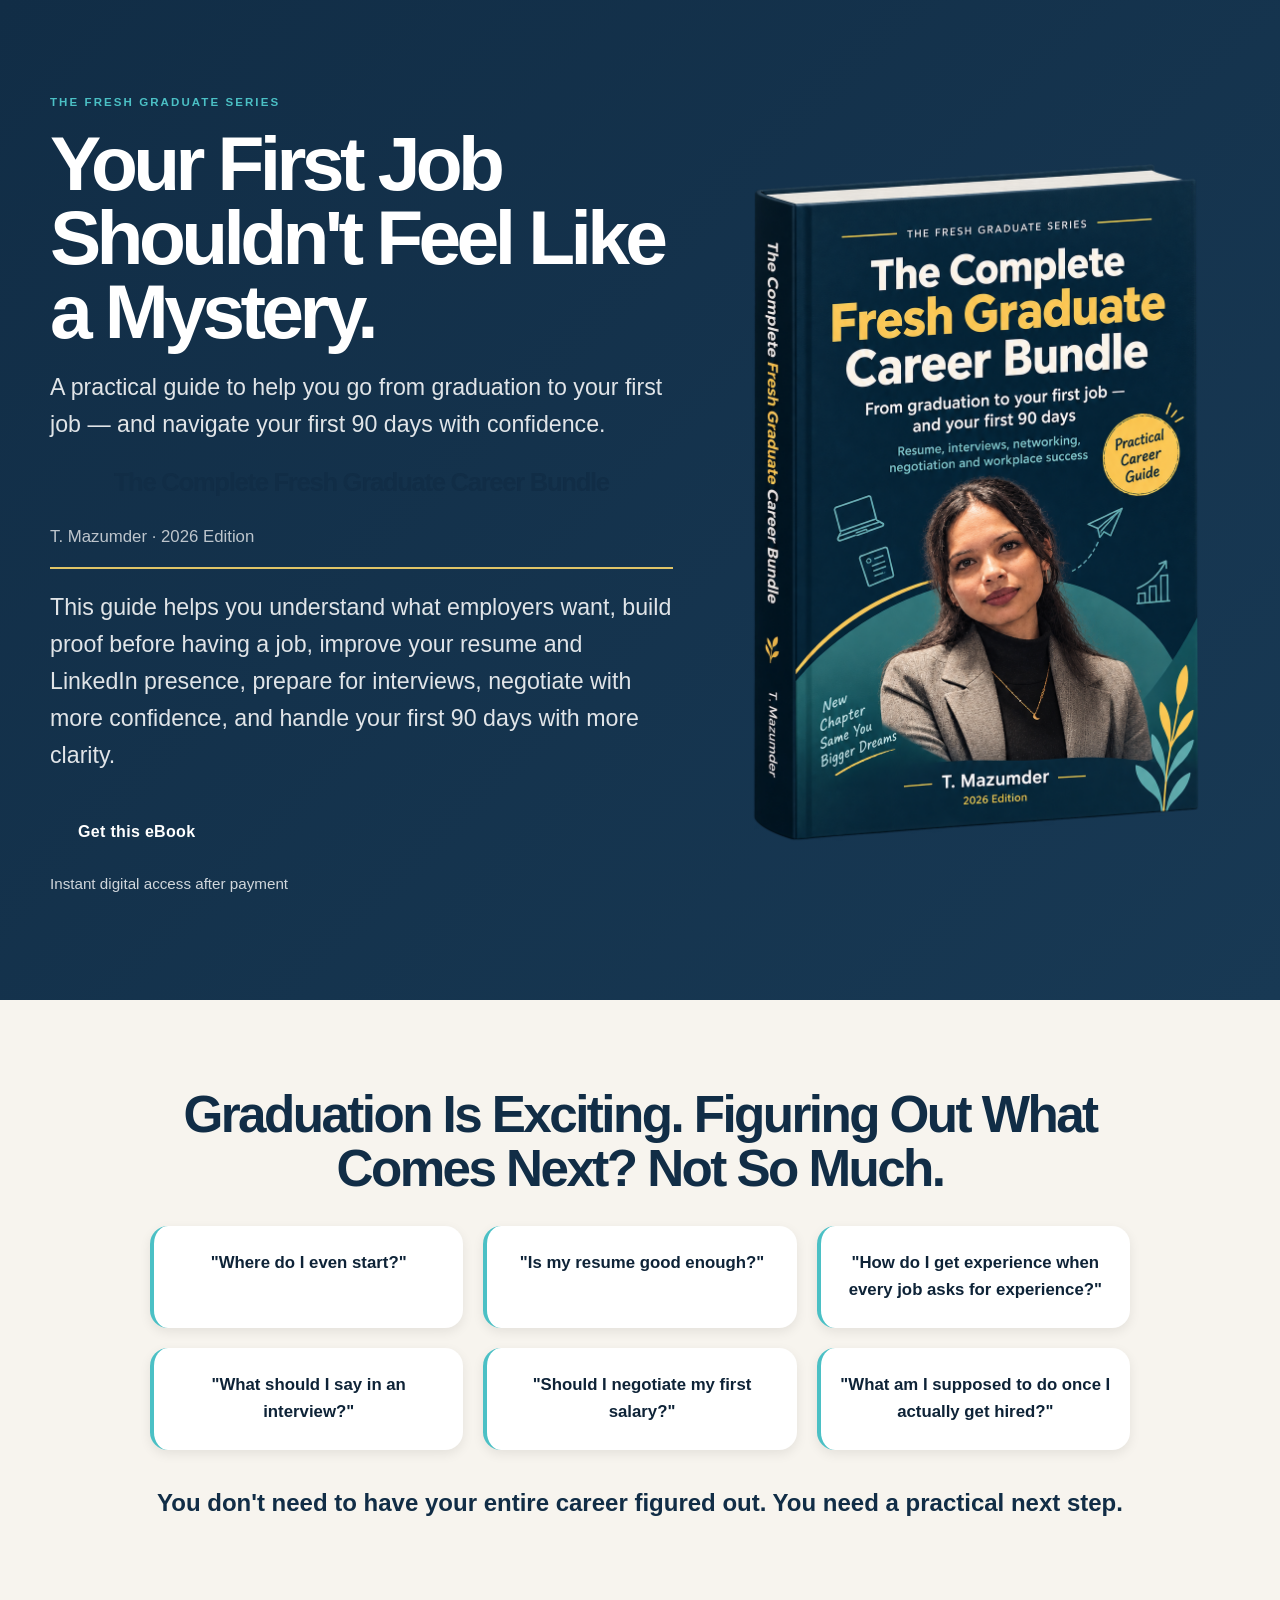
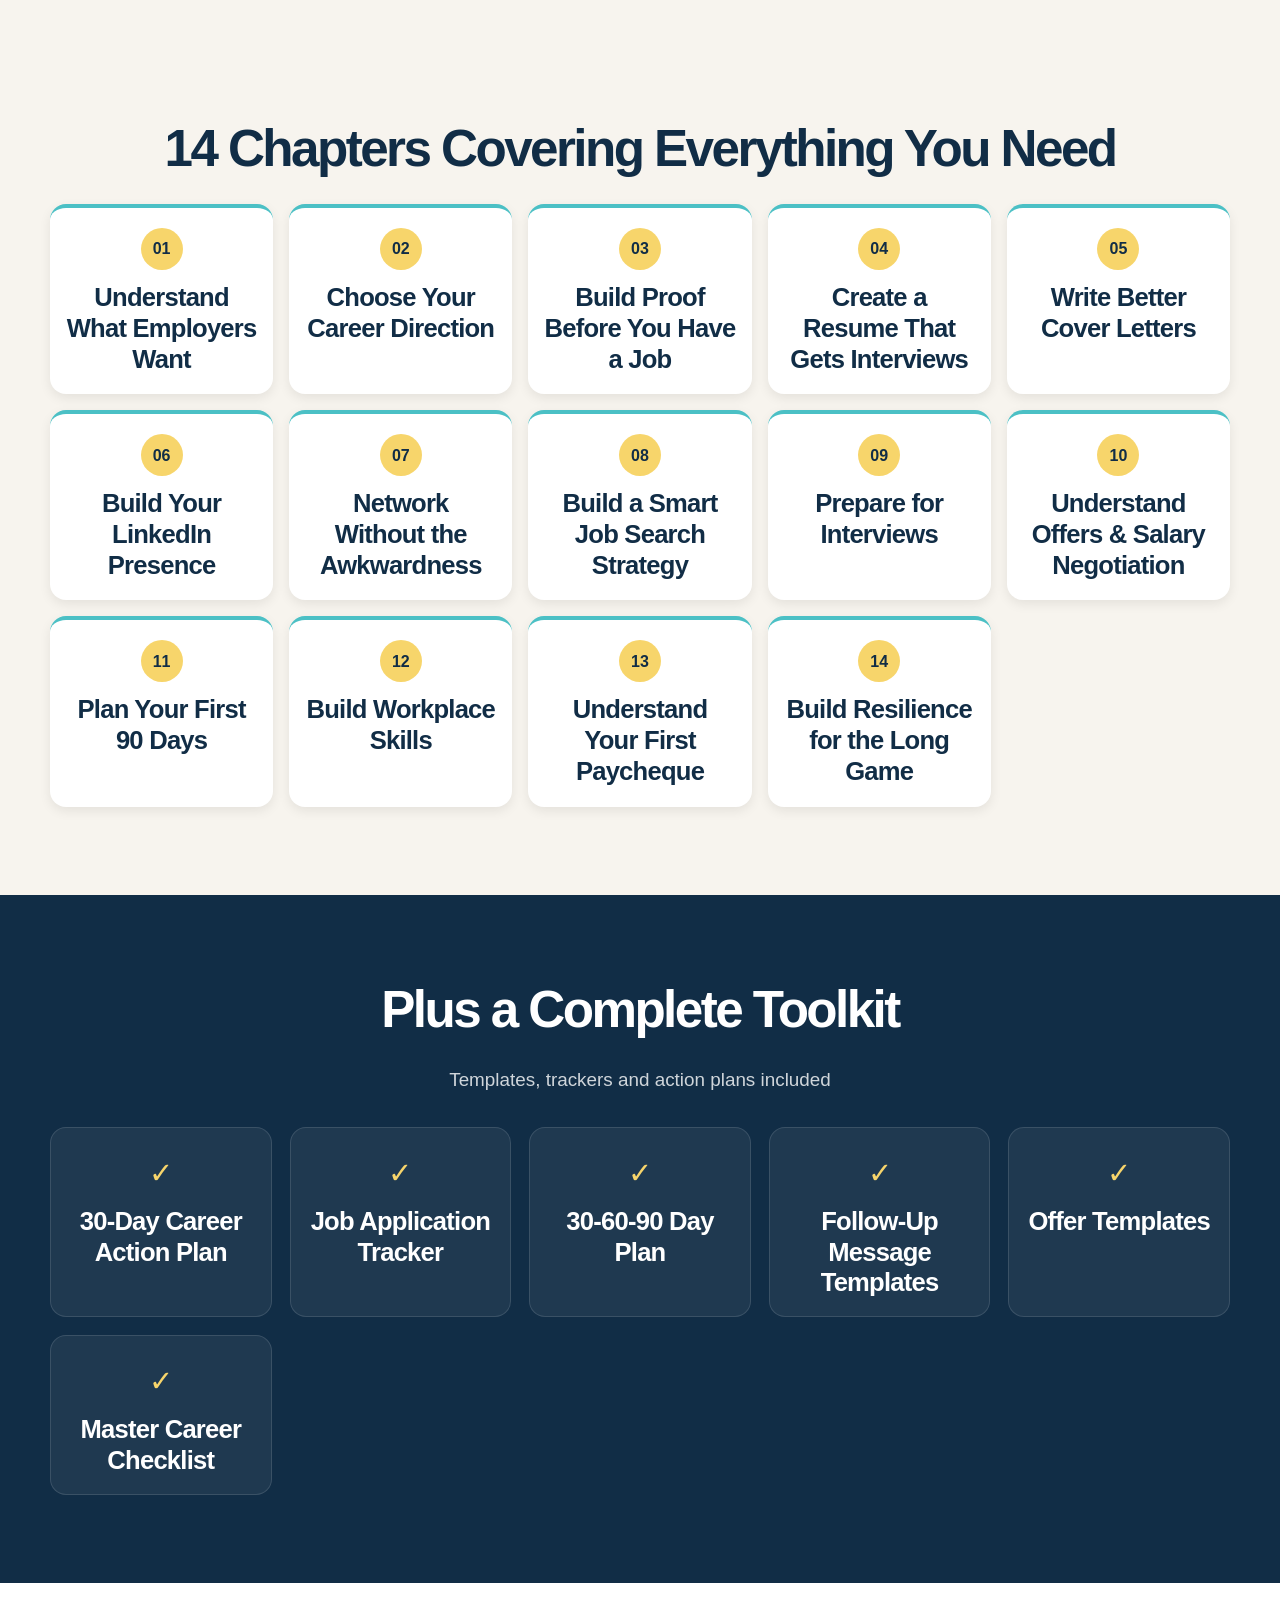
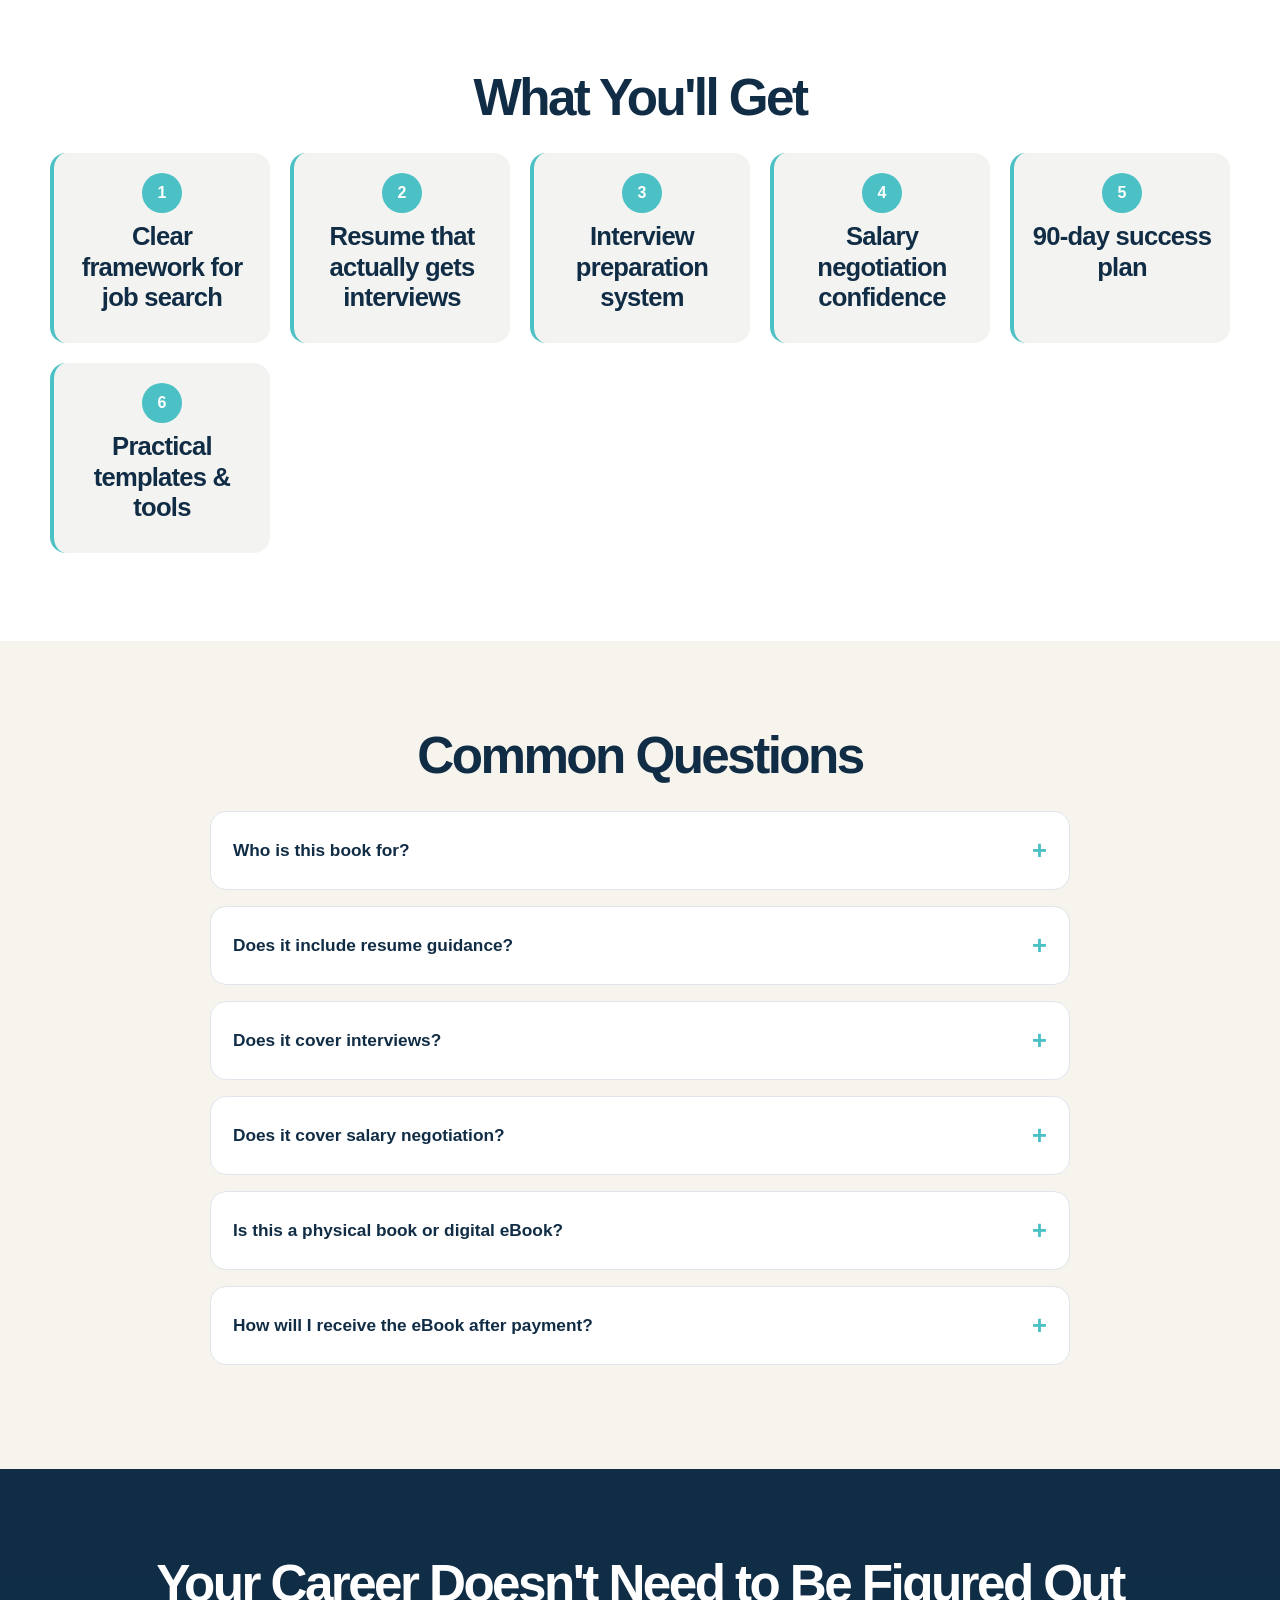
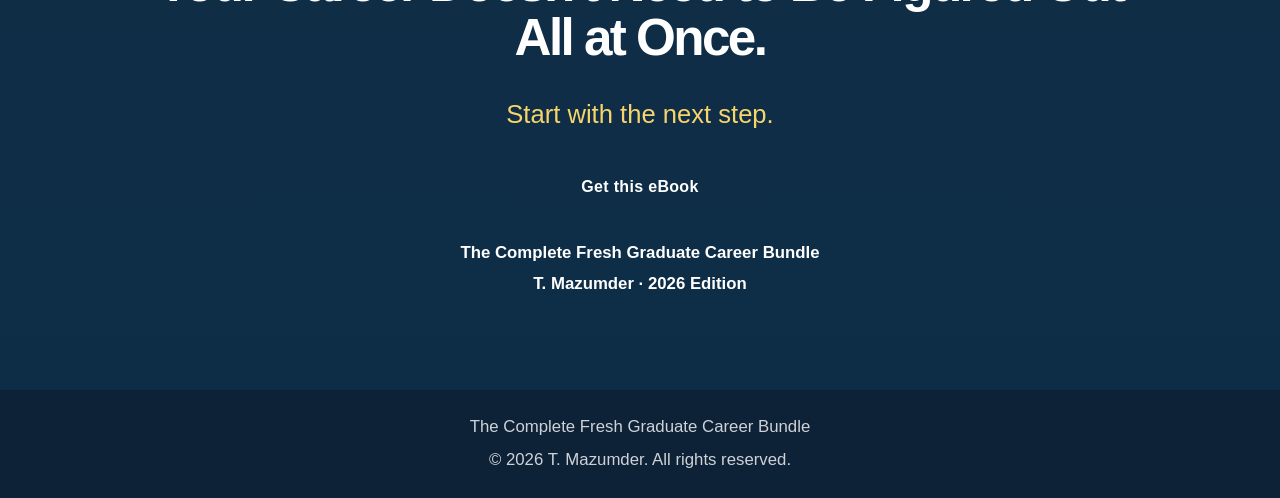
<file: sales.html>
<!DOCTYPE html>
<html lang="en">
  <head>
    <meta charset="UTF-8" />
    <meta name="viewport" content="width=device-width, initial-scale=1.0" />
    <meta
      name="description"
      content="The Complete Fresh Graduate Career Bundle is a practical guide to help students and recent graduates move from graduation to their first job and first 90 days with confidence."
    />
    <meta property="og:title" content="The Complete Fresh Graduate Career Bundle" />
    <meta
      property="og:description"
      content="A practical step-by-step career guide for students and fresh graduates trying to move from graduation to their first real job."
    />
    <meta property="og:type" content="website" />
    <meta name="theme-color" content="#1a2a4a" />
    <title>The Complete Fresh Graduate Career Bundle</title>
    <link rel="stylesheet" href="styles.css" />
  </head>
  <body>
    <div class="sticky-mobile-cta">
      <a href="https://rzp.io/rzp/ILaevUv6" class="btn" data-pay>Get this eBook</a>
    </div>

    <main>
      <section class="section hero sales-hero">
        <div class="container hero-grid">
          <div class="hero-copy">
            <p class="eyebrow">The Fresh Graduate Series</p>
            <h1>Your First Job Shouldn't Feel Like a Mystery.</h1>
            <p class="subhead">
              A practical guide to help you go from graduation to your first job — and navigate your first 90 days with confidence.
            </p>

            <div class="book-meta-block">
              <h2 class="book-title">The Complete Fresh Graduate Career Bundle</h2>
              <p class="book-author">T. Mazumder · 2026 Edition</p>
            </div>

            <p class="hero-description">
              This guide helps you understand what employers want, build proof before having a job, improve your resume and LinkedIn presence, prepare for interviews, negotiate with more confidence, and handle your first 90 days with more clarity.
            </p>

            <div class="cta-row">
              <a href="https://rzp.io/rzp/ILaevUv6" class="btn" data-pay>Get this eBook</a>
            </div>
            <p class="microcopy">Instant digital access after payment</p>
          </div>

          <img src="The Complete Fresh Graduate Career Bundle Cover Page.png">
           
            </div>
      </section>

      <section class="section section-problem">
        <div class="container narrow">
          <h2>Graduation Is Exciting. Figuring Out What Comes Next? Not So Much.</h2>

          <div class="problem-grid">
            <div class="problem-item"><p>"Where do I even start?"</p></div>
            <div class="problem-item"><p>"Is my resume good enough?"</p></div>
            <div class="problem-item"><p>"How do I get experience when every job asks for experience?"</p></div>
            <div class="problem-item"><p>"What should I say in an interview?"</p></div>
            <div class="problem-item"><p>"Should I negotiate my first salary?"</p></div>
            <div class="problem-item"><p>"What am I supposed to do once I actually get hired?"</p></div>
          </div>

          <p class="proof-copy">
            You don't need to have your entire career figured out. You need a practical next step.
          </p>
        </div>
      </section>

      <section class="section section-chapters">
        <div class="container">
          <h2>14 Chapters Covering Everything You Need</h2>

          <div class="chapters-grid">
            <article class="chapter-card"><span class="chapter-number">01</span><h3>Understand What Employers Want</h3></article>
            <article class="chapter-card"><span class="chapter-number">02</span><h3>Choose Your Career Direction</h3></article>
            <article class="chapter-card"><span class="chapter-number">03</span><h3>Build Proof Before You Have a Job</h3></article>
            <article class="chapter-card"><span class="chapter-number">04</span><h3>Create a Resume That Gets Interviews</h3></article>
            <article class="chapter-card"><span class="chapter-number">05</span><h3>Write Better Cover Letters</h3></article>
            <article class="chapter-card"><span class="chapter-number">06</span><h3>Build Your LinkedIn Presence</h3></article>
            <article class="chapter-card"><span class="chapter-number">07</span><h3>Network Without the Awkwardness</h3></article>
            <article class="chapter-card"><span class="chapter-number">08</span><h3>Build a Smart Job Search Strategy</h3></article>
            <article class="chapter-card"><span class="chapter-number">09</span><h3>Prepare for Interviews</h3></article>
            <article class="chapter-card"><span class="chapter-number">10</span><h3>Understand Offers & Salary Negotiation</h3></article>
            <article class="chapter-card"><span class="chapter-number">11</span><h3>Plan Your First 90 Days</h3></article>
            <article class="chapter-card"><span class="chapter-number">12</span><h3>Build Workplace Skills</h3></article>
            <article class="chapter-card"><span class="chapter-number">13</span><h3>Understand Your First Paycheque</h3></article>
            <article class="chapter-card"><span class="chapter-number">14</span><h3>Build Resilience for the Long Game</h3></article>
          </div>
        </div>
      </section>

      <section class="section section-toolkit">
        <div class="container">
          <h2>Plus a Complete Toolkit</h2>
          <p class="section-intro light">Templates, trackers and action plans included</p>

          <div class="toolkit-grid">
            <div class="toolkit-item"><div class="toolkit-icon">✓</div><h3>30-Day Career Action Plan</h3></div>
            <div class="toolkit-item"><div class="toolkit-icon">✓</div><h3>Job Application Tracker</h3></div>
            <div class="toolkit-item"><div class="toolkit-icon">✓</div><h3>30-60-90 Day Plan</h3></div>
            <div class="toolkit-item"><div class="toolkit-icon">✓</div><h3>Follow-Up Message Templates</h3></div>
            <div class="toolkit-item"><div class="toolkit-icon">✓</div><h3>Offer Templates</h3></div>
            <div class="toolkit-item"><div class="toolkit-icon">✓</div><h3>Master Career Checklist</h3></div>
          </div>
        </div>
      </section>

      <section class="section section-benefits">
        <div class="container">
          <h2>What You'll Get</h2>
          <div class="benefits-grid">
            <div class="benefit-card"><div class="benefit-number">1</div><h3>Clear framework for job search</h3></div>
            <div class="benefit-card"><div class="benefit-number">2</div><h3>Resume that actually gets interviews</h3></div>
            <div class="benefit-card"><div class="benefit-number">3</div><h3>Interview preparation system</h3></div>
            <div class="benefit-card"><div class="benefit-number">4</div><h3>Salary negotiation confidence</h3></div>
            <div class="benefit-card"><div class="benefit-number">5</div><h3>90-day success plan</h3></div>
            <div class="benefit-card"><div class="benefit-number">6</div><h3>Practical templates & tools</h3></div>
          </div>
        </div>
      </section>

      <section class="section section-faq">
        <div class="container">
          <h2>Common Questions</h2>

          <div class="faq-container">
            <div class="faq-item">
              <button class="faq-question" type="button">Who is this book for?<span class="faq-icon">+</span></button>
              <div class="faq-answer"><p>Final-year students, recent graduates, and fresh graduates looking for practical guidance to move into their first full-time role.</p></div>
            </div>
            <div class="faq-item">
              <button class="faq-question" type="button">Does it include resume guidance?<span class="faq-icon">+</span></button>
              <div class="faq-answer"><p>Yes. A dedicated chapter covers writing a stronger resume for graduate applications with examples and frameworks.</p></div>
            </div>
            <div class="faq-item">
              <button class="faq-question" type="button">Does it cover interviews?<span class="faq-icon">+</span></button>
              <div class="faq-answer"><p>Yes. It includes guidance on interview preparation, the STAR method, and practical approaches to answering common questions.</p></div>
            </div>
            <div class="faq-item">
              <button class="faq-question" type="button">Does it cover salary negotiation?<span class="faq-icon">+</span></button>
              <div class="faq-answer"><p>Yes. The book covers offers and salary negotiation with a focus on helping you approach the conversation with confidence.</p></div>
            </div>
            <div class="faq-item">
              <button class="faq-question" type="button">Is this a physical book or digital eBook?<span class="faq-icon">+</span></button>
              <div class="faq-answer"><p>This is a digital eBook in PDF format. It is designed for easy access on a phone, tablet or computer.</p></div>
            </div>
            <div class="faq-item">
              <button class="faq-question" type="button">How will I receive the eBook after payment?<span class="faq-icon">+</span></button>
              <div class="faq-answer"><p>After successful payment, you will be redirected to a thank-you page where you can access and download the eBook immediately.</p></div>
            </div>
          </div>
        </div>
      </section>

      <section class="section section-final-cta">
        <div class="container narrow center">
          <h2>Your Career Doesn't Need to Be Figured Out All at Once.</h2>
          <p class="final-cta-sub">Start with the next step.</p>
          <a href="https://rzp.io/rzp/ILaevUv6" class="btn" data-pay>Get this eBook</a>
          <div class="final-book-meta">
            <p>The Complete Fresh Graduate Career Bundle</p>
            <p>T. Mazumder · 2026 Edition</p>
          </div>
        </div>
      </section>
    </main>

    <footer class="site-footer">
      <div class="container footer-inner">
        <p>The Complete Fresh Graduate Career Bundle</p>
        <p>© 2026 T. Mazumder. All rights reserved.</p>
      </div>
    </footer>

    <script src="script.js"></script>
  </body>
</html>
</file>
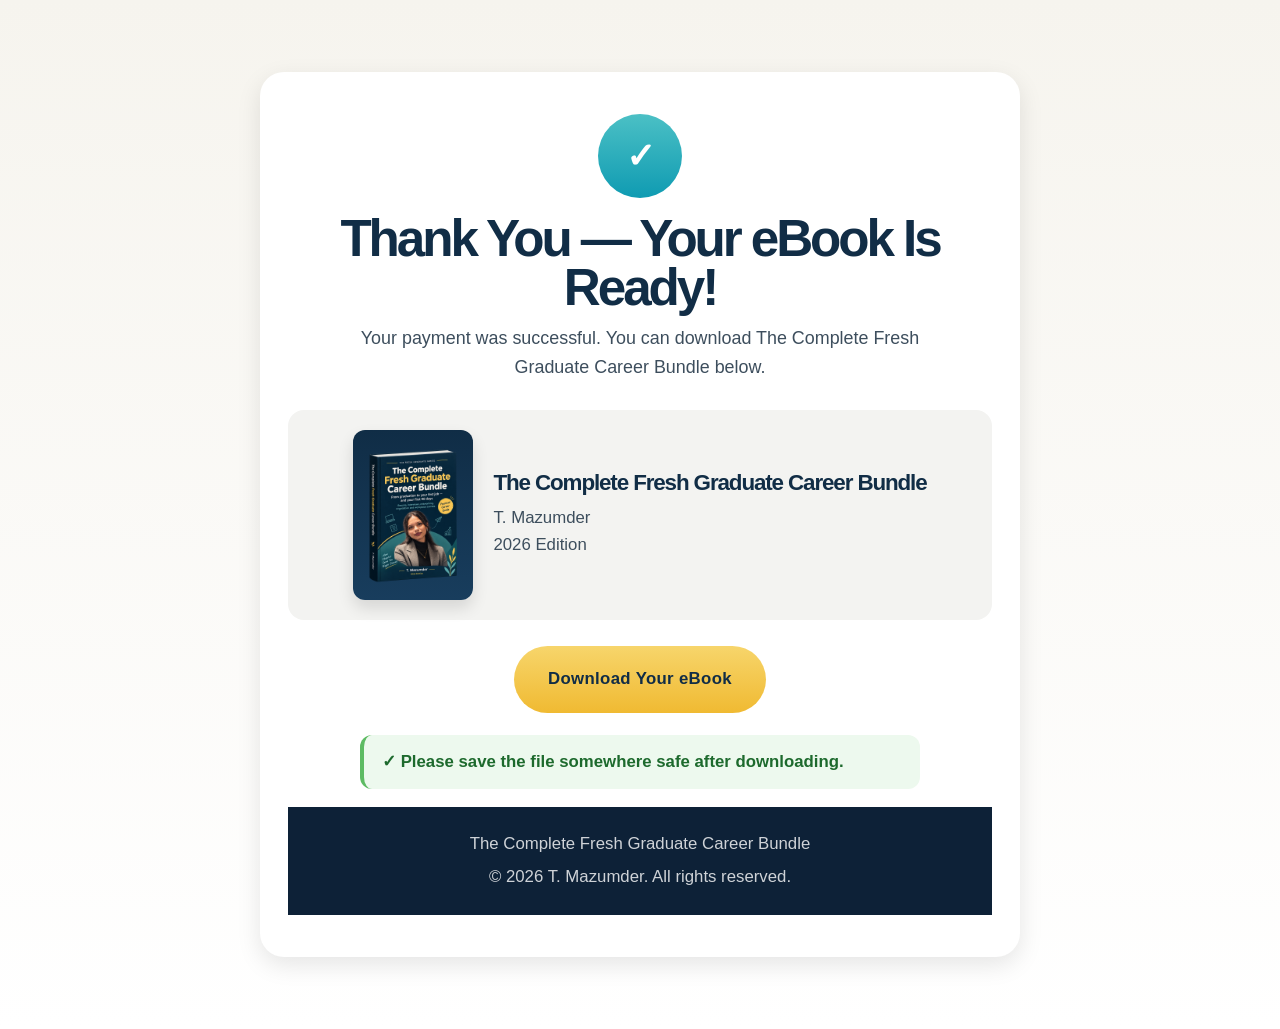
<file: thank-you.html>
<!DOCTYPE html>
<html lang="en">
  <head>
    <meta charset="UTF-8" />
    <meta name="viewport" content="width=device-width, initial-scale=1.0" />
    <meta name="description" content="Thank you for your purchase. Download The Complete Fresh Graduate Career Bundle." />
    <meta name="robots" content="noindex" />
    <title>Thank You — The Complete Fresh Graduate Career Bundle</title>
    <link rel="stylesheet" href="styles.css" />
  </head>
  <body class="thank-you-page">
    <main class="section thank-you-section">
      <div class="container thank-you-wrap">
        <div class="thank-you-card">
          <div class="thank-you-icon">✓</div>
          <h1>Thank You — Your eBook Is Ready!</h1>
          <p class="thank-you-subhead">
            Your payment was successful. You can download The Complete Fresh Graduate Career Bundle below.
          </p>

          <div class="thank-you-book-panel">
            <div class="mini-book-cover">
              <img src="The Complete Fresh Graduate Career Bundle Cover Page.png">
              </div>
            <div class="book-info">
              <h2>The Complete Fresh Graduate Career Bundle</h2>
              <p>T. Mazumder</p>
              <p>2026 Edition</p>
            </div>
          </div>
          <div style="text-align:center;">
          <a class="btn btn-primary btn-lg" href="The_Complete_Fresh_Graduate_Career_Bundle Book.pdf" target="_blank">Download Your eBook</a>

          <div class="download-note">
            <p>✓ Please save the file somewhere safe after downloading.</p>
          </div>

    <footer class="site-footer">
      <div class="container footer-inner">
        <p>The Complete Fresh Graduate Career Bundle</p>
        <p>© 2026 T. Mazumder. All rights reserved.</p>
      </div>
    </footer>

    <script src="script.js"></script>
  </body>
</html>
</file>
<file: styles.css>
:root {
  --primary-navy: #112d46;
  --primary-teal: #4bc0c5;
  --accent-gold: #f7d56b;
  --off-white: #f7f4ee;
  --paper: #f3f3f1;
  --white: #ffffff;
  --text-dark: #0e2337;
  --text-mid: #3d4e5d;
  --text-light: #566c7a;
  --soft-border: #dfe5ea;
}

* {
  box-sizing: border-box;
}

html {
  scroll-behavior: smooth;
}

body {
  margin: 0;
  background: var(--white);
  color: var(--text-dark);
  font-family: -apple-system, BlinkMacSystemFont, 'Segoe UI', Roboto, sans-serif;
  line-height: 1.6;
}

img {
  max-width: 100%;
  display: block;
}

a {
  color: inherit;
  text-decoration: none;
}

button {
  font: inherit;
}

.container {
  width: min(1180px, calc(100% - 32px));
  margin: 0 auto;
}

.narrow {
  width: min(980px, calc(100% - 32px));
}

.center {
  text-align: center;
}

.section {
  padding: 88px 0;
}

h1, h2, h3, p {
  margin-top: 0;
}

h1 {
  font-size: clamp(2.7rem, 6vw, 5.4rem);
  line-height: 0.96;
  letter-spacing: -0.06em;
  margin-bottom: 20px;
  font-weight: 900;
}

h2 {
  font-size: clamp(2.1rem, 4vw, 4rem);
  line-height: 1.06;
  letter-spacing: -0.05em;
  margin-bottom: 18px;
  font-weight: 900;
}

h3 {
  font-size: clamp(1.2rem, 2vw, 1.7rem);
  line-height: 1.2;
  letter-spacing: -0.03em;
  margin-bottom: 10px;
  font-weight: 700;
}

p {
  font-size: 1.05rem;
  color: var(--text-mid);
}

.eyebrow,
.section-kicker {
  display: inline-block;
  text-transform: uppercase;
  letter-spacing: 0.18em;
  color: var(--primary-teal);
  font-size: 0.72rem;
  font-weight: 700;
  margin-bottom: 16px;
}

.topbar {
  background: var(--primary-navy);
  color: var(--white);
  padding: 16px 0;
  position: sticky;
  top: 0;
  z-index: 40;
  box-shadow: 0 2px 8px rgba(0,0,0,0.1);
}

.topbar-inner {
  display: flex;
  justify-content: space-between;
  align-items: center;
  gap: 16px;
}

.brand-mark {
  font-size: 0.86rem;
  letter-spacing: 0.18em;
  text-transform: uppercase;
  font-weight: 700;
  color: var(--accent-gold);
}

.nav-cta {
  background: var(--primary-teal);
  color: var(--white);
  border-radius: 999px;
  padding: 10px 20px;
  font-weight: 700;
  transition: transform 0.15s ease;
}

.nav-cta:hover {
  transform: translateY(-2px);
}

.hero {
  background: linear-gradient(135deg, var(--primary-navy) 0%, #183954 100%);
  color: var(--white);
  padding: 88px 0;
}

.hero-grid {
  display: grid;
  grid-template-columns: 1.1fr 0.9fr;
  gap: 48px;
  align-items: center;
}

.subhead,
.hero-description,
.lead {
  font-size: clamp(1.12rem, 2vw, 1.45rem);
  color: rgba(255, 255, 255, 0.87);
  max-width: 680px;
}

.book-meta-block {
  margin: 26px 0 20px;
  padding-bottom: 16px;
  border-bottom: 2px solid rgba(247, 213, 107, 0.9);
}

.book-title {
  color: var(--white);
  font-size: clamp(1.25rem, 2vw, 1.8rem);
  margin-bottom: 8px;
}

.book-author {
  margin-bottom: 0;
  color: rgba(255, 255, 255, 0.72);
}

.cta-row {
  display: flex;
  align-items: center;
  flex-wrap: wrap;
  gap: 16px;
  margin-top: 28px;
}

.btn {
  border: 0;
  border-radius: 999px;
  display: inline-flex;
  justify-content: center;
  align-items: center;
  padding: 17px 28px;
  font-weight: 800;
  letter-spacing: 0.02em;
  transition: transform 0.15s ease, box-shadow 0.15s ease;
  cursor: pointer;
}

.btn:hover {
  transform: translateY(-2px);
  box-shadow: 0 12px 22px rgba(0, 0, 0, 0.12);
}

.btn-primary {
  background: linear-gradient(180deg, var(--accent-gold) 0%, #f0ba32 100%);
  color: var(--primary-navy);
}

.btn-secondary {
  background: rgba(255,255,255,0.08);
  color: var(--white);
  border: 1px solid rgba(255,255,255,0.15);
}

.btn-lg {
  font-size: 1.05rem;
  padding: 20px 34px;
}

.btn-full {
  width: 100%;
}

.microcopy {
  margin-top: 10px;
  color: rgba(255,255,255,0.8);
  font-size: 0.95rem;
}

.home-points {
  margin-top: 26px;
  padding-left: 20px;
  color: rgba(255,255,255,0.9);
  max-width: 560px;
}

.home-points li {
  margin-bottom: 8px;
}

.hero-cover-wrap {
  display: flex;
  justify-content: center;
  align-items: center;
}

.cover-book {
  position: relative;
  width: min(100%, 480px);
  aspect-ratio: 0.75;
  background: linear-gradient(180deg, #0f3a57 0%, #0d2d47 100%);
  border-radius: 20px;
  box-shadow: 0 32px 60px rgba(0, 0, 0, 0.28);
  border: 1px solid rgba(255,255,255,0.1);
}

.cover-book::before {
  content: "";
  position: absolute;
  inset: 0;
  border-radius: 20px;
  background: linear-gradient(90deg, rgba(255,255,255,0.18), rgba(0,0,0,0.08));
  pointer-events: none;
}

.cover-inner {
  position: absolute;
  inset: 0;
  padding: 34px;
  border-radius: 20px;
  background: linear-gradient(180deg, rgba(16,40,59,0.7), rgba(16,40,59,0.15));
  overflow: hidden;
  display: flex;
  flex-direction: column;
  justify-content: center;
  text-align: center;
}

.cover-topline {
  width: 72%;
  height: 4px;
  background: var(--accent-gold);
  margin: 0 auto 18px auto;
  border-radius: 999px;
}

.cover-headline-block h2 {
  margin: 0;
  font-size: clamp(2.2rem, 4vw, 4rem);
  line-height: 0.9;
  letter-spacing: -0.06em;
  color: #f7f4ee;
}

.cover-headline-block .line-two {
  color: var(--accent-gold);
}

.cover-subhead,
.cover-tagline {
  text-align: center;
  margin: 0 auto;
  color: #eaf0f5;
}

.cover-subhead {
  font-size: clamp(1rem, 1.6vw, 1.3rem);
  font-weight: 700;
  margin-top: 12px;
}

.cover-tagline {
  font-size: clamp(0.9rem, 1.2vw, 1.1rem);
  color: rgba(255,255,255,0.9);
  margin-top: 10px;
}

.cover-badge {
  position: absolute;
  right: 20px;
  top: 50%;
  transform: translateY(-50%);
  background: var(--accent-gold);
  color: var(--primary-navy);
  font-weight: 800;
  border-radius: 999px;
  padding: 12px 18px;
  font-size: 0.9rem;
  box-shadow: 0 12px 20px rgba(0,0,0,0.12);
}

.cover-author {
  position: absolute;
  left: 0;
  right: 0;
  bottom: 20px;
  text-align: center;
  font-weight: 800;
  color: #f9efe2;
}

.section-problem,
.section-chapters,
.section-faq {
  background: var(--off-white);
}

.section h2 {
  text-align: center;
  color: var(--primary-navy);
  margin-bottom: 28px;
}

.section-intro {
  text-align: center;
  max-width: 820px;
  margin: 0 auto 28px;
  font-size: 1.18rem;
  color: var(--text-mid);
}

.problem-grid {
  display: grid;
  grid-template-columns: repeat(auto-fit, minmax(260px, 1fr));
  gap: 20px;
  margin-top: 30px;
}

.problem-item {
  background: var(--white);
  border-radius: 18px;
  padding: 24px 18px;
  border-left: 4px solid var(--primary-teal);
  box-shadow: 0 4px 12px rgba(0,0,0,0.08);
}

.problem-item p {
  margin: 0;
  font-size: 1.05rem;
  font-weight: 600;
  color: var(--text-dark);
  text-align: center;
}

.proof-copy {
  text-align: center;
  font-size: clamp(1.1rem, 2vw, 1.5rem);
  color: var(--primary-navy);
  font-weight: 700;
  margin-top: 34px;
}

.chapters-grid {
  display: grid;
  grid-template-columns: repeat(auto-fit, minmax(200px, 1fr));
  gap: 16px;
  margin-top: 28px;
}

.chapter-card {
  background: var(--white);
  border-radius: 16px;
  padding: 20px 16px;
  box-shadow: 0 4px 12px rgba(0,0,0,0.08);
  border-top: 4px solid var(--primary-teal);
  text-align: center;
}

.chapter-number {
  display: inline-flex;
  justify-content: center;
  align-items: center;
  min-width: 42px;
  height: 42px;
  border-radius: 999px;
  background: var(--accent-gold);
  color: var(--primary-navy);
  font-weight: 800;
  margin-bottom: 12px;
}

.chapter-card h3 {
  color: var(--primary-navy);
  margin-bottom: 0;
}

.section-toolkit {
  background: var(--primary-navy);
  color: var(--white);
}

.section-toolkit h2,
.section-toolkit .section-intro {
  color: var(--white);
}

.light {
  color: rgba(255,255,255,0.8) !important;
}

.toolkit-grid {
  display: grid;
  grid-template-columns: repeat(auto-fit, minmax(200px, 1fr));
  gap: 18px;
  margin-top: 32px;
}

.toolkit-item {
  background: rgba(255,255,255,0.06);
  border-radius: 16px;
  border: 1px solid rgba(255,255,255,0.12);
  padding: 22px 16px 18px;
  text-align: center;
}

.toolkit-icon {
  font-size: 1.8rem;
  color: var(--accent-gold);
  margin-bottom: 10px;
}

.toolkit-item h3 {
  margin-bottom: 0;
  color: var(--white);
}

.benefits-grid {
  display: grid;
  grid-template-columns: repeat(auto-fit, minmax(220px, 1fr));
  gap: 20px;
  margin-top: 28px;
}

.benefit-card {
  background: var(--paper);
  border-radius: 16px;
  padding: 20px 16px;
  border-left: 4px solid var(--primary-teal);
  text-align: center;
}

.benefit-number {
  width: 40px;
  height: 40px;
  display: inline-flex;
  align-items: center;
  justify-content: center;
  border-radius: 50%;
  background: var(--primary-teal);
  color: var(--white);
  font-weight: 800;
  margin-bottom: 8px;
}

.benefit-card h3 {
  color: var(--primary-navy);
}

.faq-container {
  max-width: 860px;
  margin: 0 auto;
}

.faq-item {
  background: var(--white);
  border-radius: 16px;
  overflow: hidden;
  border: 1px solid var(--soft-border);
  margin-bottom: 16px;
}

.faq-question {
  width: 100%;
  padding: 18px 22px;
  background: transparent;
  border: none;
  display: flex;
  justify-content: space-between;
  align-items: center;
  font-size: 1.08rem;
  font-weight: 700;
  color: var(--primary-navy);
  text-align: left;
  cursor: pointer;
}

.faq-icon {
  font-size: 1.6rem;
  color: var(--primary-teal);
  transition: transform 0.15s ease;
}

.faq-question.active .faq-icon {
  transform: rotate(45deg);
}

.faq-answer {
  display: none;
  padding: 0 22px 20px;
}

.faq-answer p {
  margin: 0;
}

.faq-answer.active {
  display: block;
}

.section-final-cta {
  background: linear-gradient(180deg, var(--primary-navy) 0%, #0d2d47 100%);
  color: var(--white);
}

.section-final-cta h2 {
  color: var(--white);
}

.final-cta-sub {
  font-size: clamp(1.2rem, 2vw, 1.6rem);
  margin-bottom: 22px;
  color: var(--accent-gold);
}

.final-book-meta {
  margin-top: 24px;
  font-weight: 700;
  color: var(--white);
}

.final-book-meta p {
  margin-bottom: 4px;
  color: var(--white);
}

.home-preview {
  background: var(--off-white);
}

.feature-grid {
  display: grid;
  grid-template-columns: repeat(auto-fit, minmax(260px, 1fr));
  gap: 24px;
  margin-top: 30px;
}

.feature-card {
  background: var(--white);
  border-radius: 16px;
  padding: 24px 20px;
  text-align: center;
  box-shadow: 0 4px 12px rgba(0,0,0,0.08);
}

.feature-card h3 {
  color: var(--primary-navy);
}

.home-final {
  background: var(--off-white);
}

.site-footer {
  background: #0d2137;
  color: rgba(255,255,255,0.82);
  padding: 24px 0;
  text-align: center;
}

.footer-inner {
  display: flex;
  justify-content: center;
  flex-direction: column;
  gap: 6px;
  font-size: 0.95rem;
}

.footer-inner p {
  margin-bottom: 0;
  color: rgba(255,255,255,0.8);
}

.sticky-mobile-cta {
  position: fixed;
  left: 0;
  right: 0;
  bottom: 0;
  background: rgba(17, 45, 70, 0.96);
  padding: 12px 16px 18px;
  z-index: 50;
  display: none;
  box-shadow: 0 -8px 14px rgba(0,0,0,0.08);
}

.thank-you-page {
  background: linear-gradient(180deg, #f6f4ee 0%, #ffffff 100%);
  min-height: 100vh;
}

.thank-you-section {
  padding: 72px 0;
}

.thank-you-wrap {
  max-width: 760px;
}

.thank-you-card {
  background: var(--white);
  box-shadow: 0 8px 24px rgba(0,0,0,0.1);
  border-radius: 24px;
  padding: 42px 28px;
  text-align: center;
}

.thank-you-icon {
  width: 84px;
  height: 84px;
  border-radius: 50%;
  display: inline-flex;
  justify-content: center;
  align-items: center;
  margin-bottom: 16px;
  background: linear-gradient(180deg, var(--primary-teal) 0%, #0f9bb2 100%);
  color: var(--white);
  font-weight: 900;
  font-size: 2.2rem;
}

.thank-you-card h1 {
  color: var(--primary-navy);
  font-size: clamp(2.1rem, 5vw, 3.2rem);
  margin-bottom: 12px;
}

.thank-you-subhead {
  font-size: 1.12rem;
  max-width: 620px;
  margin: 0 auto 28px;
}

.thank-you-book-panel {
  display: flex;
  align-items: center;
  justify-content: center;
  gap: 20px;
  background: var(--paper);
  border-radius: 16px;
  padding: 20px;
  margin-bottom: 26px;
}

.mini-book-cover {
  width: 120px;
  min-width: 120px;
  border-radius: 12px;
  background: linear-gradient(180deg, #102d46 0%, #183d5d 100%);
  aspect-ratio: 0.75;
  padding: 10px;
  box-shadow: 0 8px 16px rgba(0,0,0,0.12);
}

.mini-book-inner {
  height: 100%;
  display: flex;
  flex-direction: column;
  justify-content: center;
  align-items: center;
  color: var(--white);
  font-weight: 800;
  font-size: 0.68rem;
  text-align: center;
  line-height: 1.15;
}

.book-info h2 {
  font-size: 1.4rem;
  margin-bottom: 10px;
  text-align: left;
}

.book-info p {
  margin: 0;
  color: var(--text-mid);
  text-align: left;
}

.download-note {
  border-left: 4px solid #5dbb63;
  background: #edf9ee;
  padding: 14px 18px;
  border-radius: 12px;
  margin: 22px auto 18px;
  max-width: 560px;
  text-align: left;
}

.download-note p {
  margin: 0;
  color: #1d6a2d;
  font-weight: 600;
}

.help-text {
  margin-top: 24px;
  color: var(--text-mid);
}

.help-text a {
  color: #0f9bb2;
  font-weight: 700;
}

@media (max-width: 900px) {
  .hero-grid {
    grid-template-columns: 1fr;
  }
}

@media (max-width: 700px) {
  .section {
    padding: 60px 0;
  }

  .cta-row {
    flex-direction: column;
    align-items: stretch;
  }

  .btn,
  .btn-primary,
  .btn-secondary,
  .btn-lg {
    width: 100%;
  }

  .sticky-mobile-cta {
    display: block;
  }

  body {
    padding-bottom: 88px;
  }

  .topbar {
    position: static;
  }

  .thank-you-book-panel {
    flex-direction: column;
    text-align: center;
  }

  .book-info h2,
  .book-info p {
    text-align: center;
  }
}
</file>
